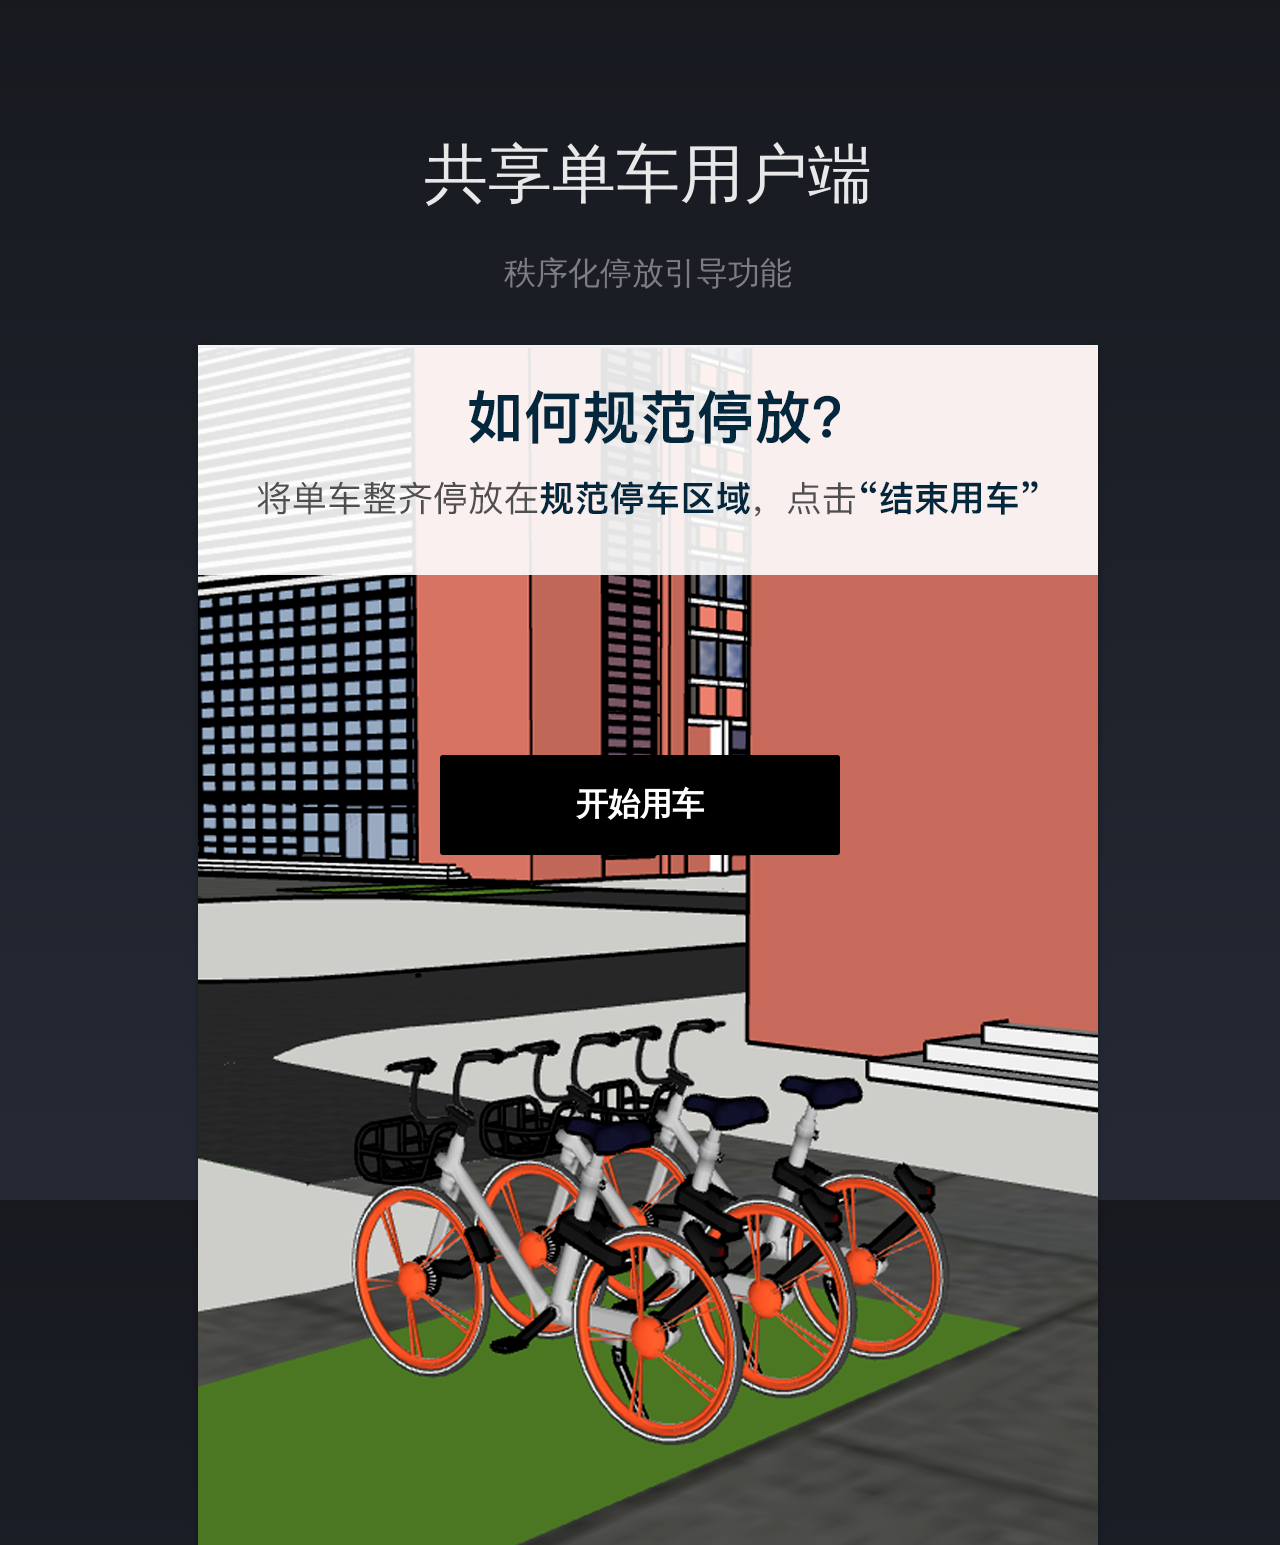
<file: index2.html>
<!doctype html>
<html>
<head>
    <meta charset="utf-8">
    <title>共享单车用户端——秩序化停放引导功能</title>

    <link rel="stylesheet" href="css/style.css">
    <style>
        html, body, #container {
            height: 100%;
            width: 100%;
            display:relative;
        }

        .amap-icon img,
        .amap-marker-content img{
            width: 25px;
            height: 34px;
        }

        .marker {
            position: absolute;
            top: -20px;
            right: -118px;
            color: #fff;
            padding: 4px 10px;
            box-shadow: 1px 1px 1px rgba(10, 10, 10, .2);
            white-space: nowrap;
            font-size: 12px;
            font-family: "";
            background-color: #25A5F7;
            border-radius: 3px;
        }
        .demo{width:300px; margin:60px auto 10px auto}
        .demo_2 button{
            width: 400px;
            height: 100px;
            font-size:32px;
            align-items: center;

        }
        @media only screen and (min-width: 420px) {
            .demo{width:500px; margin:60px auto 10px auto}

        }
        button, .button {
            background-color: #000000;color: white;border: none;box-shadow: none;
            font-size: 17px;font-weight: 500;font-weight: 600;
            border-radius: 3px;padding: 15px 35px;margin: 26px 5px 0 5px;cursor: pointer;

        }
        button:hover, .button:hover {background-color: rgba(73, 73, 73, 0.71); }

        .input-card{
            background-color: rgba(255, 255, 255, 0);
            width: 18rem;
            z-index: 170;
            bottom: 1px solid red !important;
        }

        .input-card .btn{
            margin-right: .8rem;
        }

        .input-card .btn:last-child{
            margin-right: 0;
        }
        .demo_2{
            position: absolute;
            background-color: rgba(73, 73, 73, 0);
            z-index: 9999;
            bottom: 45px;
            left: 0;
            right: 0;
            margin: auto;
            text-align: center;
            align-items: center;

        }
    </style>

</head>
<body>

<div class="intro">
    <h1 class="intro__title">共享单车用户端</h1>
    <p class="intro__body">秩序化停放引导功能</p>
</div>

<div class="carousel">

    <input type="checkbox" class="faux-ui-facia">
    <div class="slide" slide="2" annot="示意图2.">
        <img src="image/停放引导2.png" alt="Slide 2">
    </div>
    <input type="checkbox" class="faux-ui-facia">
    <div class="slide" slide="1" annot="示意图1.">
        <img src="image/停放引导1.png" alt="Slide 1">
    </div>
    <div class="counter" count="2"> / 2</div>
</div>


</script>
<script type="text/javascript" src="jquery.js"></script>
<script type="text/javascript" src="sweetalert.min.js"></script>
<script type="text/javascript">

</script>
<div class="demo_2" onclick="window.open('index.html','_self')">
    <button >开始用车</button>


</div>
</body>
</html>
</file>
<file: css/style.css>
@charset "utf-8";*{box-sizing:border-box}html,body{height:100%;min-height:1200px}body{background-color:#222224;background-image:linear-gradient(#17191f,#252a35);height:100%;font-family:roboto,helvetica neue,arial,sans-serif}.carousel{position:relative;width:900px;height:1200px;overflow:hidden;margin:0 auto;box-shadow:0 2px 6px rgba(0,0,0,.3)}.carousel:hover .slide:after,.carousel:hover .counter,.carousel:hover .slide:before{opacity:1}.slide{float:right;position:absolute;z-index:1;width:900px;height:1200px;background-color:#eee;text-align:center;transition:opacity .4s;opacity:1}.slide:before{content:attr(annot);display:block;position:absolute;left:20px;bottom:20px;color:rgba(255,255,255,.9);font-size:14px;font-weight:300;z-index:12;opacity:0;transition:opacity .3s;text-shadow:0 0 1px #000}.slide:after{content:attr(slide);display:block;position:absolute;bottom:0;transition:opacity .3s;width:100%;height:80px;opacity:0;background-image:linear-gradient(transparent,rgba(0,0,0,0.5));text-align:left;text-indent:850px;line-height:101px;font-size:13px;color:rgba(255,255,255,.9);text-shadow:0 0 1px #000}.counter{position:absolute;bottom:20px;right:1px;height:20px;width:60px;z-index:2;text-align:center;color:#fff;line-height:21px;font-size:13px;opacity:0;transition:opacity .3s}.faux-ui-facia{top:0;right:0;float:right;position:absolute;margin-top:0;z-index:9;height:100%;width:100%;opacity:0;cursor:pointer}.faux-ui-facia:checked{z-index:8}.faux-ui-facia:checked+.slide{opacity:0}.faux-ui-facia:checked:nth-child(1):checked{z-index:9}.faux-ui-facia:nth-child(1):checked{float:left;z-index:9}.faux-ui-facia:nth-child(1):checked+.slide{opacity:1}.faux-ui-facia:nth-child(1):checked~.faux-ui-facia{float:left;z-index:8}.faux-ui-facia:nth-child(1):checked~.faux-ui-facia+.slide{opacity:0}.faux-ui-facia:nth-child(1):checked~.faux-ui-facia:checked{z-index:9}.faux-ui-facia:nth-child(1):checked~.faux-ui-facia:checked+.slide{opacity:1}.intro{padding:80px 0 60px;text-align:center;color:rgba(255,255,255,.9);margin:auto;width:800px}.intro .intro__title{font-weight:200;font-size:64px;color:rgba(255,255,255,.9)}.intro .intro__body{color:color:rgba(255,255,255,.9);font-size:32px;line-height:24px;font-weight:300;opacity:.48;padding:0 160px;margin:0}
</file>
